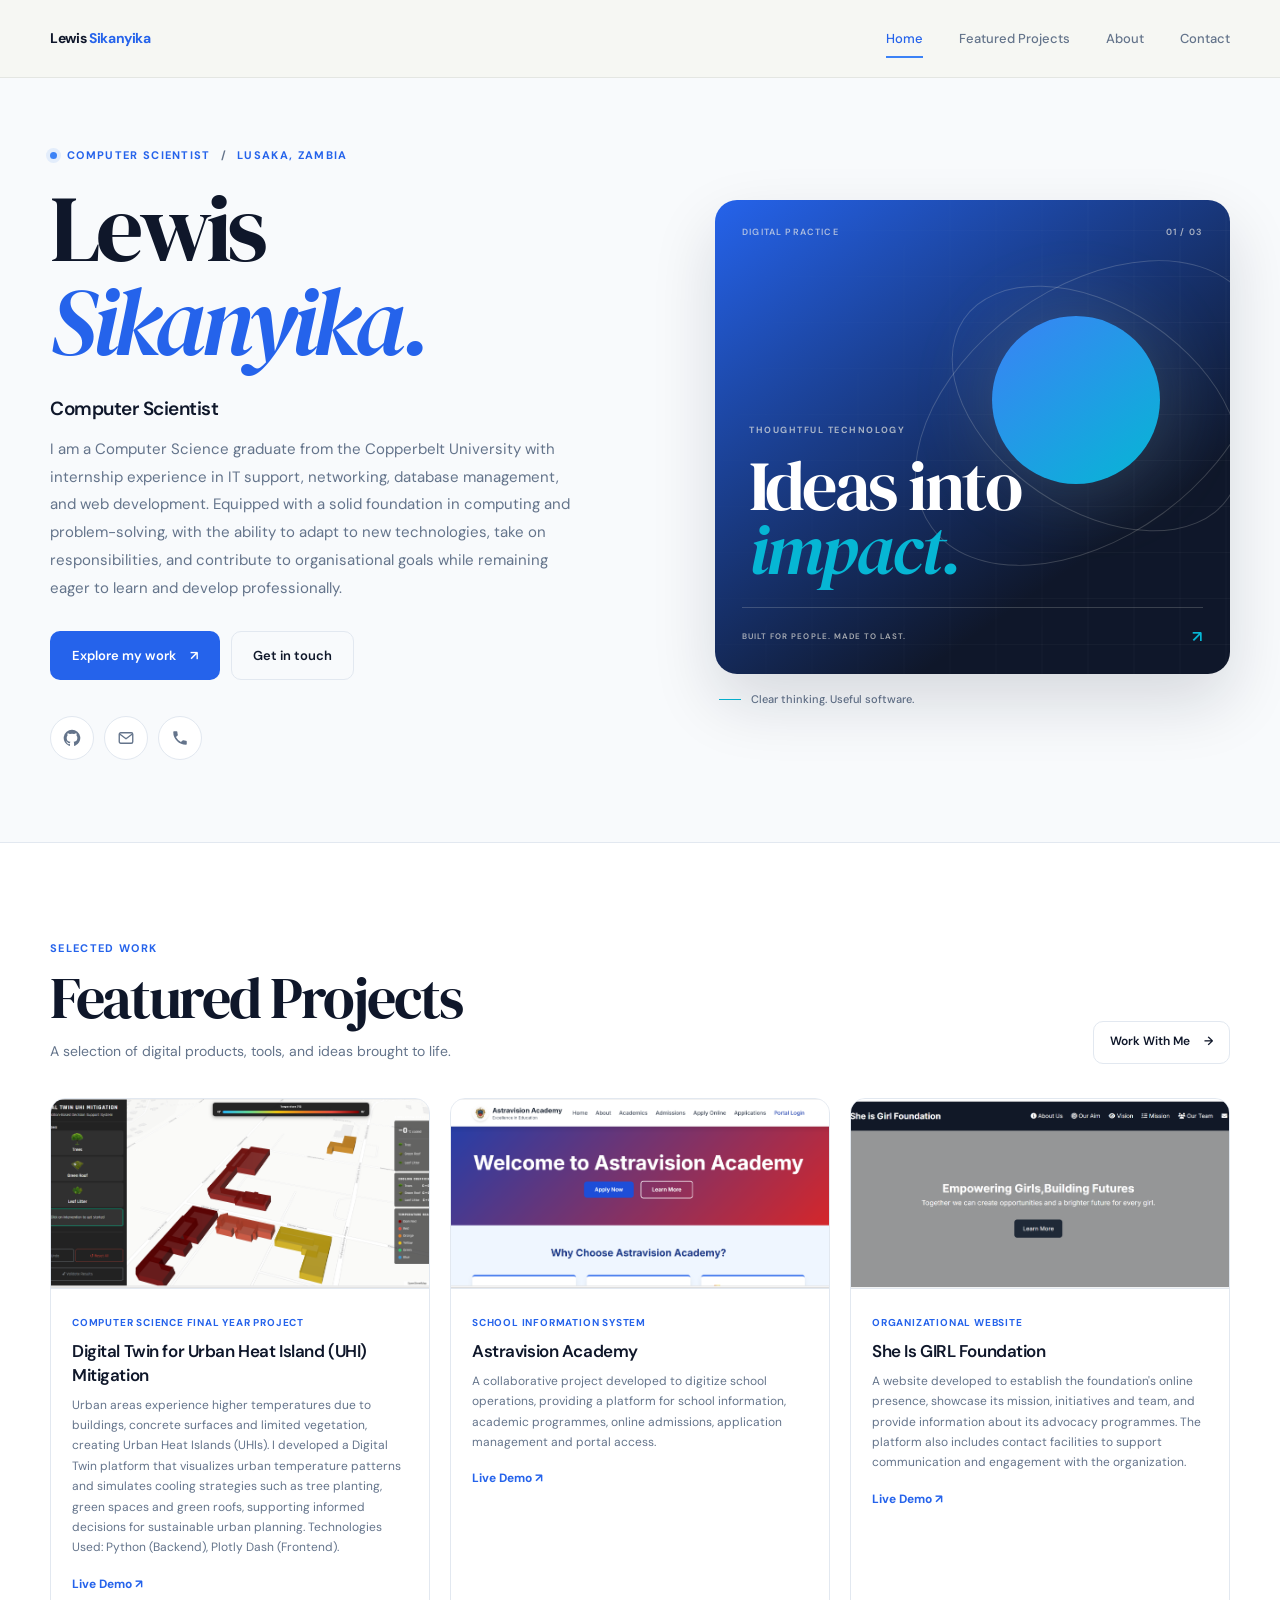
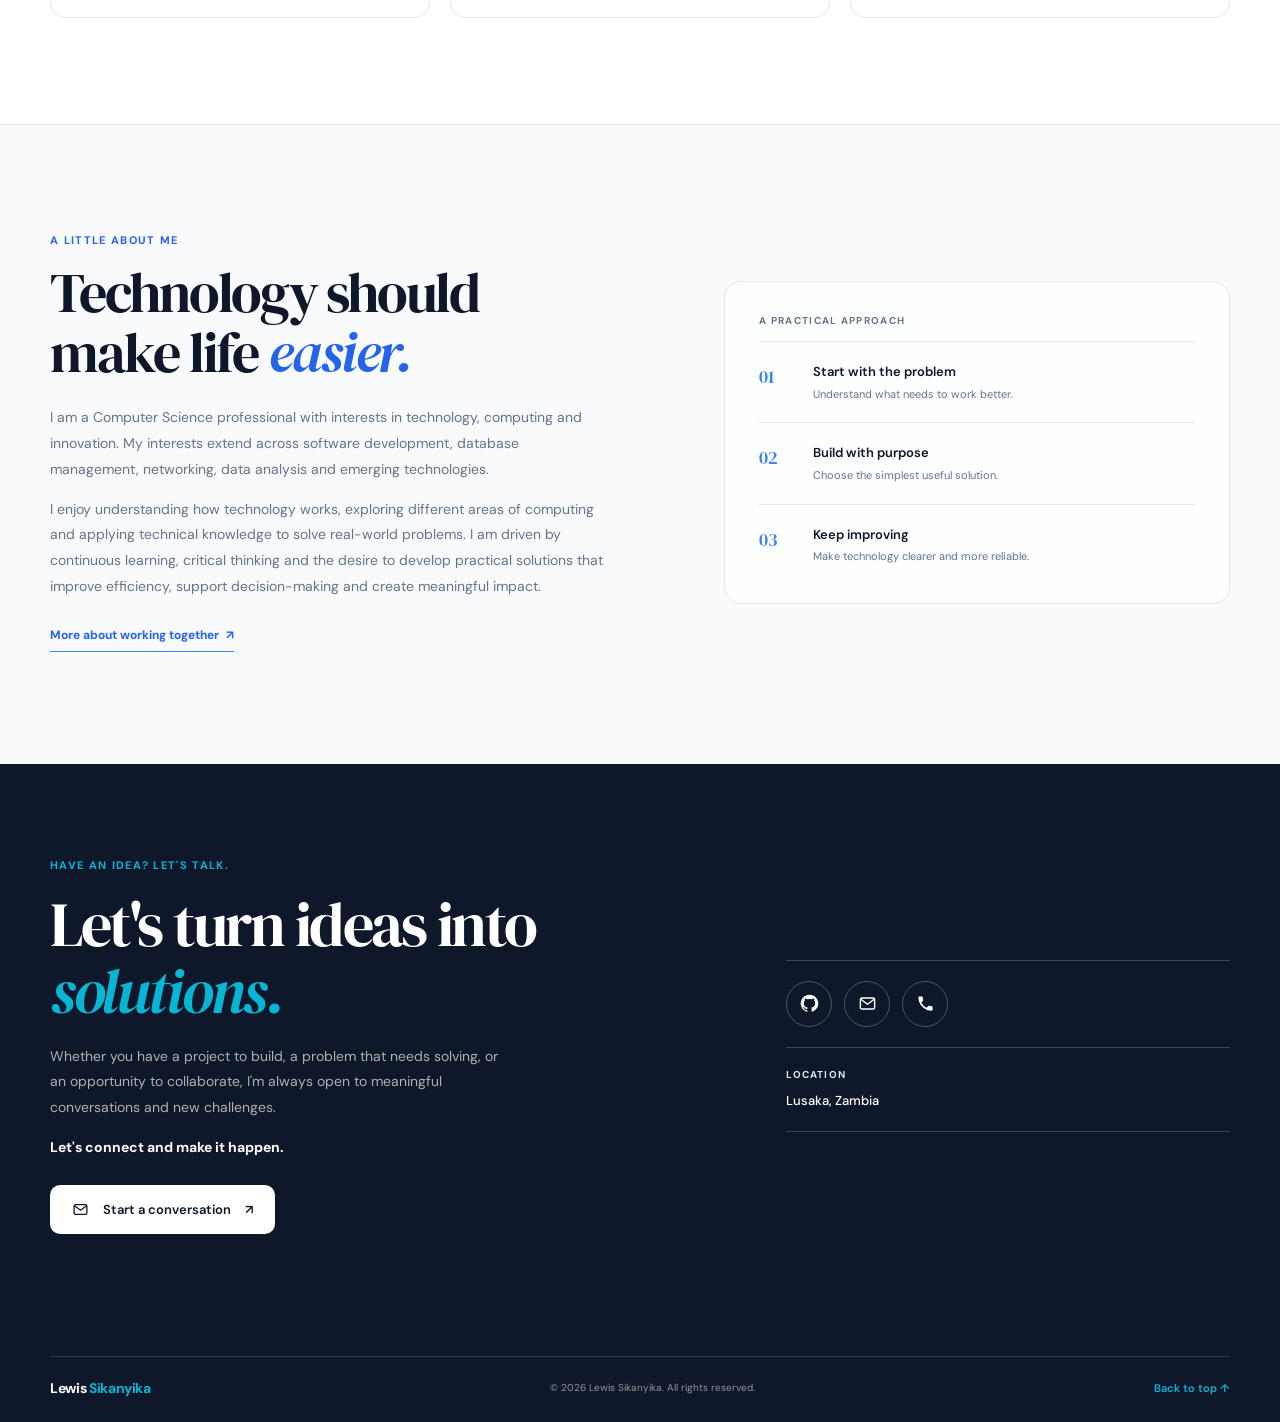
<file: index.html>
<!DOCTYPE html>
<html lang="en">
<head>
  <meta charset="UTF-8" />
  <meta name="viewport" content="width=device-width, initial-scale=1.0" />
  <meta name="description" content="Lewis Sikanyika — Computer Scientist and Copperbelt University graduate creating websites, software applications, and business automation solutions." />
  <title>Lewis Sikanyika | Computer Scientist</title>
  <link rel="preconnect" href="https://fonts.googleapis.com">
  <link rel="preconnect" href="https://fonts.gstatic.com" crossorigin>
  <link href="https://fonts.googleapis.com/css2?family=DM+Sans:wght@400;500;600;700;800&family=DM+Serif+Display:ital@0;1&display=swap" rel="stylesheet">
  <link rel="stylesheet" href="style.css?v=8" />
</head>
<body>
  <header class="site-header">
    <div class="nav-wrap">
      <a class="brand" href="#home" aria-label="Lewis Sikanyika home">
        <span>Lewis <b>Sikanyika</b></span>
      </a>
      <button class="menu-toggle" id="menuToggle" aria-label="Open navigation" aria-expanded="false"><span></span><span></span><span></span></button>
      <nav class="nav-links" id="navLinks">
        <a class="active" href="#home">Home</a><a href="#projects">Featured Projects</a>
        <a href="#about">About</a><a href="#contact">Contact</a>
      </nav>
    </div>
  </header>

  <main>
    <section class="hero section-shell" id="home">
      <div class="hero-copy">
        <p class="eyebrow"><span class="eyebrow-dot"></span> Computer scientist <span class="eyebrow-divider">/</span> Lusaka, Zambia</p>
        <h1>Lewis<br><span>Sikanyika.</span></h1>
        <h2>Computer Scientist</h2>
        <p class="hero-description">I am a Computer Science graduate from the Copperbelt University with internship experience in IT support, networking, database management, and web development. Equipped with a solid foundation in computing and problem-solving, with the ability to adapt to new technologies, take on responsibilities, and contribute to organisational goals while remaining eager to learn and develop professionally.</p>
        <div class="hero-actions">
          <a class="button button-primary" href="#projects">Explore my work <span>↗</span></a>
          <a class="button button-ghost" href="#contact">Get in touch</a>
        </div>
        <div class="social-links" aria-label="Social links">
          <a href="https://github.com/SIKANYIKA-LEWIS" target="_blank" rel="noreferrer" aria-label="GitHub profile" title="GitHub"><svg class="social-icon" viewBox="0 0 24 24" aria-hidden="true"><path fill="currentColor" d="M12 .9a11.1 11.1 0 0 0-3.51 21.63c.55.1.76-.24.76-.53v-1.87c-3.1.67-3.75-1.32-3.75-1.32-.5-1.29-1.23-1.63-1.23-1.63-1.01-.69.08-.67.08-.67 1.12.08 1.71 1.15 1.71 1.15.99 1.7 2.6 1.21 3.24.92.1-.72.39-1.21.71-1.49-2.47-.28-5.07-1.24-5.07-5.52 0-1.22.44-2.21 1.15-2.99-.12-.28-.5-1.42.11-2.95 0 0 .94-.3 3.05 1.14a10.6 10.6 0 0 1 5.55 0c2.11-1.44 3.05-1.14 3.05-1.14.61 1.53.23 2.67.11 2.95.72.78 1.15 1.77 1.15 2.99 0 4.29-2.61 5.23-5.1 5.51.4.35.75 1.02.75 2.06V22c0 .29.2.63.77.52A11.1 11.1 0 0 0 12 .9Z"/></svg></a>
          <a href="mailto:lewissikanyika35@gmail.com" aria-label="Send email" title="Email"><svg class="social-icon" viewBox="0 0 24 24" aria-hidden="true"><rect x="3" y="5" width="18" height="14" rx="2" fill="none" stroke="currentColor" stroke-width="1.8"/><path d="m4 7 8 6 8-6" fill="none" stroke="currentColor" stroke-width="1.8" stroke-linecap="round" stroke-linejoin="round"/></svg></a>
          <a href="tel:+260973742538" aria-label="Call Lewis" title="Call"><svg class="social-icon" viewBox="0 0 24 24" aria-hidden="true"><path d="M6.62 10.79a15.05 15.05 0 0 0 6.59 6.59l2.2-2.2a1 1 0 0 1 1.02-.24c1.12.37 2.33.57 3.57.57a1 1 0 0 1 1 1V20a1 1 0 0 1-1 1A17 17 0 0 1 3 4a1 1 0 0 1 1-1h3.49a1 1 0 0 1 1 1c0 1.25.2 2.45.57 3.57a1 1 0 0 1-.25 1.02z" fill="currentColor"/></svg></a>
        </div>
      </div>
      <div class="hero-visual" aria-label="Ideas shaped into useful software">
        <div class="visual-card">
          <div class="visual-top"><span>DIGITAL PRACTICE</span><span>01 / 03</span></div>
          <div class="visual-orbit visual-orbit-one"></div>
          <div class="visual-orbit visual-orbit-two"></div>
          <div class="visual-sun"></div>
          <div class="visual-copy"><span>THOUGHTFUL TECHNOLOGY</span><p>Ideas into<br><em>impact.</em></p></div>
          <div class="visual-bottom"><span>BUILT FOR PEOPLE. MADE TO LAST.</span><span>↗</span></div>
        </div>
        <div class="visual-caption"><span class="caption-line"></span> Clear thinking. Useful software.</div>
      </div>
    </section>

    <section class="section-block projects-section" id="projects">
      <div class="section-shell">
        <div class="section-heading split-heading">
          <div><p class="eyebrow">SELECTED WORK</p><h2>Featured Projects</h2><p>A selection of digital products, tools, and ideas brought to life.</p></div>
          <a class="button button-outline small-button" href="#contact">Work With Me <span>→</span></a>
        </div>
        <div class="project-grid" id="projectGrid" aria-live="polite">
          <p class="projects-status">Loading projects…</p>
        </div>
      </div>
    </section>

    <section class="about-section" id="about">
      <div class="section-shell about-layout">
        <div class="about-copy"><p class="eyebrow">A LITTLE ABOUT ME</p><h2>Technology should make life <em>easier.</em></h2><p>I am a Computer Science professional with interests in technology, computing and innovation. My interests extend across software development, database management, networking, data analysis and emerging technologies.</p><p>I enjoy understanding how technology works, exploring different areas of computing and applying technical knowledge to solve real-world problems. I am driven by continuous learning, critical thinking and the desire to develop practical solutions that improve efficiency, support decision-making and create meaningful impact.</p><a class="text-link about-link" href="#contact">More about working together <span>↗</span></a></div>
        <div class="about-highlights">
          <p class="highlights-heading">A practical approach</p>
          <div class="highlight"><span class="highlight-number">01</span><div><b>Start with the problem</b><small>Understand what needs to work better.</small></div></div>
          <div class="highlight"><span class="highlight-number">02</span><div><b>Build with purpose</b><small>Choose the simplest useful solution.</small></div></div>
          <div class="highlight"><span class="highlight-number">03</span><div><b>Keep improving</b><small>Make technology clearer and more reliable.</small></div></div>
        </div>
      </div>
    </section>

    <section class="contact-section" id="contact">
      <div class="section-shell contact-layout">
        <div class="contact-copy"><p class="eyebrow">HAVE AN IDEA? LET'S TALK.</p><h2>Let's turn ideas into <em>solutions.</em></h2><p>Whether you have a project to build, a problem that needs solving, or an opportunity to collaborate, I'm always open to meaningful conversations and new challenges.</p><p class="contact-emphasis"><strong>Let's connect and make it happen.</strong></p><a class="button button-light" href="mailto:lewissikanyika35@gmail.com"><svg class="button-icon" viewBox="0 0 24 24" aria-hidden="true"><rect x="3" y="5" width="18" height="14" rx="2" fill="none" stroke="currentColor" stroke-width="1.8"/><path d="m4 7 8 6 8-6" fill="none" stroke="currentColor" stroke-width="1.8" stroke-linecap="round" stroke-linejoin="round"/></svg>Start a conversation <span>↗</span></a></div>
        <div class="contact-details">
          <div class="contact-icon-links" aria-label="Contact links">
            <a class="contact-icon-button" href="https://github.com/SIKANYIKA-LEWIS" target="_blank" rel="noreferrer" aria-label="GitHub profile" title="GitHub"><svg viewBox="0 0 24 24" aria-hidden="true"><path fill="currentColor" d="M12 .9a11.1 11.1 0 0 0-3.51 21.63c.55.1.76-.24.76-.53v-1.87c-3.1.67-3.75-1.32-3.75-1.32-.5-1.29-1.23-1.63-1.23-1.63-1.01-.69.08-.67.08-.67 1.12.08 1.71 1.15 1.71 1.15.99 1.7 2.6 1.21 3.24.92.1-.72.39-1.21.71-1.49-2.47-.28-5.07-1.24-5.07-5.52 0-1.22.44-2.21 1.15-2.99-.12-.28-.5-1.42.11-2.95 0 0 .94-.3 3.05 1.14a10.6 10.6 0 0 1 5.55 0c2.11-1.44 3.05-1.14 3.05-1.14.61 1.53.23 2.67.11 2.95.72.78 1.15 1.77 1.15 2.99 0 4.29-2.61 5.23-5.1 5.51.4.35.75 1.02.75 2.06V22c0 .29.2.63.77.52A11.1 11.1 0 0 0 12 .9Z"/></svg></a>
            <a class="contact-icon-button" href="mailto:lewissikanyika35@gmail.com" aria-label="Send email" title="Email"><svg viewBox="0 0 24 24" aria-hidden="true"><rect x="3" y="5" width="18" height="14" rx="2" fill="none" stroke="currentColor" stroke-width="1.8"/><path d="m4 7 8 6 8-6" fill="none" stroke="currentColor" stroke-width="1.8" stroke-linecap="round" stroke-linejoin="round"/></svg></a>
            <a class="contact-icon-button" href="tel:+260973742538" aria-label="Call Lewis" title="Call"><svg viewBox="0 0 24 24" aria-hidden="true"><path d="M6.62 10.79a15.05 15.05 0 0 0 6.59 6.59l2.2-2.2a1 1 0 0 1 1.02-.24c1.12.37 2.33.57 3.57.57a1 1 0 0 1 1 1V20a1 1 0 0 1-1 1A17 17 0 0 1 3 4a1 1 0 0 1 1-1h3.49a1 1 0 0 1 1 1c0 1.25.2 2.45.57 3.57a1 1 0 0 1-.25 1.02z" fill="currentColor"/></svg></a>
          </div>
          <div class="contact-item"><span>Location</span><p>Lusaka, Zambia</p></div>
        </div>
      </div>
    </section>
  </main>

  <footer class="site-footer"><div class="section-shell footer-inner"><a class="brand" href="#home"><span>Lewis <b>Sikanyika</b></span></a><small>© <span id="year"></span> Lewis Sikanyika. All rights reserved.</small><a class="back-to-top" href="#home">Back to top ↑</a></div></footer>
  <script src="script.js?v=4"></script>
</body>
</html>
</file>
<file: style.css>
﻿:root {
  color-scheme: light;
  --paper: #F8FAFC;
  --surface: #FFFFFF;
  --ink: #0F172A;
  --muted: #64748B;
  --line: #E2E8F0;
  --forest: #2563EB;
  --forest-deep: #0F172A;
  --lime: #06B6D4;
  --serif: "DM Serif Display", Georgia, serif;
  --sans: "DM Sans", Arial, sans-serif;
}

*,
*::before,
*::after {
  box-sizing: border-box;
}

html {
  scroll-behavior: smooth;
  scroll-padding-top: 96px;
}

body {
  margin: 0;
  background: var(--paper);
  color: var(--ink);
  font-family: var(--sans);
  font-size: 15px;
  line-height: 1.65;
  -webkit-font-smoothing: antialiased;
}

::selection {
  background: var(--lime);
  color: var(--ink);
}

a {
  color: inherit;
  text-decoration: none;
}

button,
a {
  -webkit-tap-highlight-color: transparent;
}

button:focus-visible,
a:focus-visible {
  outline: 3px solid #3b82f6;
  outline-offset: 4px;
}

.section-shell {
  width: min(1180px, calc(100% - 64px));
  margin: 0 auto;
}

.site-header {
  position: sticky;
  top: 0;
  z-index: 20;
  height: 78px;
  background: rgb(246 247 242 / 92%);
  border-bottom: 1px solid rgb(30 41 35 / 8%);
  backdrop-filter: blur(16px);
}

.nav-wrap {
  display: flex;
  align-items: center;
  justify-content: space-between;
  gap: 32px;
  width: min(1180px, calc(100% - 64px));
  height: 100%;
  margin: 0 auto;
}

.brand {
  display: inline-flex;
  align-items: center;
  color: var(--ink);
  font-size: 14px;
  font-weight: 700;
  letter-spacing: -.025em;
  white-space: nowrap;
}

.brand b {
  color: var(--forest);
}

.nav-links {
  display: flex;
  align-items: center;
  gap: 36px;
}

.nav-links a {
  position: relative;
  color: #64748b;
  font-size: 13px;
  font-weight: 500;
  transition: color .2s ease;
}

.nav-links a:hover,
.nav-links a.active {
  color: var(--forest);
}

.nav-links a.active::after {
  position: absolute;
  right: 0;
  bottom: -9px;
  left: 0;
  height: 2px;
  background: #3b82f6;
  content: "";
}

.button {
  display: inline-flex;
  min-height: 49px;
  align-items: center;
  justify-content: center;
  gap: 14px;
  padding: 0 21px;
  border: 1px solid transparent;
  border-radius: 10px;
  font-size: 13px;
  font-weight: 600;
  transition: transform .2s ease, background .2s ease, border-color .2s ease;
}

.button:hover {
  transform: translateY(-2px);
}

.button-primary {
  background: var(--forest);
  color: #fff;
}

.button-primary:hover {
  background: var(--forest-deep);
}

.button-outline,
.button-ghost {
  border-color: #e2e8f0;
  background: transparent;
  color: var(--ink);
}

.button-outline:hover,
.button-ghost:hover {
  border-color: var(--forest);
  background: #fff;
}

.menu-toggle {
  display: none;
  width: 42px;
  height: 42px;
  padding: 9px;
  border: 1px solid var(--line);
  border-radius: 10px;
  background: transparent;
  cursor: pointer;
}

.menu-toggle span {
  display: block;
  width: 20px;
  height: 2px;
  margin: 4px auto;
  background: var(--ink);
}

.hero {
  display: grid;
  min-height: 650px;
  grid-template-columns: 1.02fr .98fr;
  align-items: center;
  gap: clamp(48px, 7vw, 96px);
  padding-top: 70px;
  padding-bottom: 82px;
}

.hero-copy {
  position: relative;
  z-index: 2;
  max-width: 590px;
}

.eyebrow {
  display: flex;
  align-items: center;
  gap: 10px;
  margin: 0 0 19px;
  color: var(--forest);
  font-size: 11px;
  font-weight: 700;
  letter-spacing: .12em;
  line-height: 1.4;
  text-transform: uppercase;
}

.eyebrow-dot {
  width: 7px;
  height: 7px;
  border-radius: 50%;
  background: #3b82f6;
  box-shadow: 0 0 0 4px #3b82f61c;
}

.eyebrow-divider {
  color: #64748b;
}

.hero h1 {
  margin: 0;
  font-family: var(--serif);
  font-size: clamp(66px, 7.4vw, 94px);
  font-weight: 400;
  letter-spacing: -.055em;
  line-height: .98;
}

.hero h1 span {
  color: var(--forest);
  font-style: italic;
}

.hero h2 {
  margin: 26px 0 12px;
  color: #0f172a;
  font-size: 19px;
  font-weight: 600;
  letter-spacing: -.025em;
}

.hero-description {
  max-width: 520px;
  margin: 0;
  color: var(--muted);
  font-size: 15px;
  line-height: 1.85;
}

.hero-actions {
  display: flex;
  flex-wrap: wrap;
  gap: 11px;
  margin-top: 29px;
}

.social-links {
  display: flex;
  flex-wrap: wrap;
  gap: 10px;
  margin-top: 36px;
}

.social-links a {
  display: inline-flex;
  width: 44px;
  height: 44px;
  align-items: center;
  justify-content: center;
  border: 1px solid var(--line);
  border-radius: 50%;
  background: var(--surface);
  color: #64748b;
  font-weight: 600;
  transition: color .2s ease, border-color .2s ease, transform .2s ease;
}

.social-links a:hover {
  transform: translateY(-1px);
  border-color: var(--forest);
  color: var(--forest);
}

.social-icon {
  width: 18px;
  height: 18px;
  flex: 0 0 auto;
}

.hero-visual {
  position: relative;
  width: 100%;
  max-width: 515px;
  justify-self: end;
}

.visual-card {
  position: relative;
  min-height: 474px;
  overflow: hidden;
  isolation: isolate;
  border-radius: 22px;
  background: linear-gradient(145deg, #2563eb, #0f172a 74%);
  box-shadow: 0 28px 65px rgb(15 23 42 / 14%);
  color: #ffffff;
}

.visual-card::before {
  position: absolute;
  z-index: -1;
  inset: 0;
  background-image: linear-gradient(rgb(255 255 255 / 3%) 1px, transparent 1px), linear-gradient(90deg, rgb(255 255 255 / 3%) 1px, transparent 1px);
  background-position: center;
  background-size: 46px 46px;
  content: "";
  mask-image: linear-gradient(110deg, transparent, #000 80%);
}

.visual-top,
.visual-bottom {
  position: absolute;
  right: 27px;
  left: 27px;
  z-index: 2;
  display: flex;
  align-items: center;
  justify-content: space-between;
  color: rgb(244 242 232 / 66%);
  font-size: 9px;
  font-weight: 600;
  letter-spacing: .13em;
}

.visual-top {
  top: 25px;
}

.visual-bottom {
  bottom: 24px;
  padding-top: 16px;
  border-top: 1px solid rgb(244 242 232 / 19%);
  font-size: 8px;
}

.visual-bottom span:last-child {
  color: var(--lime);
  font-size: 16px;
}

.visual-orbit {
  position: absolute;
  z-index: -1;
  top: 88px;
  right: -54px;
  width: 390px;
  height: 250px;
  border: 1px solid rgb(244 242 232 / 19%);
  border-radius: 50%;
  transform: rotate(-36deg);
}

.visual-orbit-two {
  top: 107px;
  right: -26px;
  width: 320px;
  height: 203px;
  transform: rotate(34deg);
}

.visual-sun {
  position: absolute;
  top: 116px;
  right: 70px;
  width: 168px;
  height: 168px;
  border-radius: 50%;
  background: linear-gradient(140deg, #3b82f6, #06b6d4);
  box-shadow: 0 0 85px rgb(213 233 168 / 19%);
}

.visual-copy {
  position: absolute;
  bottom: 91px;
  left: 34px;
  z-index: 1;
}

.visual-copy > span {
  color: rgb(244 242 232 / 65%);
  font-size: 9px;
  font-weight: 700;
  letter-spacing: .17em;
}

.visual-copy p {
  margin: 13px 0 0;
  font-family: var(--serif);
  font-size: clamp(52px, 5.5vw, 72px);
  letter-spacing: -.04em;
  line-height: .92;
}

.visual-copy em {
  color: var(--lime);
  font-weight: 400;
}

.visual-caption {
  display: flex;
  align-items: center;
  gap: 10px;
  margin: 16px 4px 0;
  color: #64748b;
  font-size: 11px;
  font-weight: 500;
}

.caption-line {
  width: 22px;
  height: 1px;
  background: #06b6d4;
}

.section-block {
  padding: 98px 0 106px;
}

.projects-section {
  border-top: 1px solid var(--line);
  border-bottom: 1px solid var(--line);
  background: #fff;
}

.section-heading {
  margin-bottom: 34px;
}

.split-heading {
  display: flex;
  align-items: end;
  justify-content: space-between;
  gap: 36px;
}

.section-heading .eyebrow {
  margin-bottom: 10px;
}

.section-heading h2,
.about-copy h2,
.contact-copy h2 {
  margin: 0;
  font-family: var(--serif);
  font-size: clamp(42px, 5vw, 58px);
  font-weight: 400;
  letter-spacing: -.04em;
  line-height: 1.08;
}

.section-heading > div > p:last-child {
  margin: 11px 0 0;
  color: var(--muted);
  font-size: 14px;
}

.small-button {
  min-height: 43px;
  padding: 0 16px;
  font-size: 12px;
  white-space: nowrap;
}

.project-grid {
  display: grid;
  grid-template-columns: repeat(auto-fit, minmax(min(100%, 260px), 1fr));
  gap: 20px;
}

.project-card {
  overflow: hidden;
  border: 1px solid #e2e8f0;
  border-radius: 15px;
  background: var(--surface);
  transition: transform .22s ease, box-shadow .22s ease, border-color .22s ease;
}

.project-card:hover {
  transform: translateY(-4px);
  border-color: #3b82f6;
  box-shadow: 0 18px 38px rgb(15 23 42 / 9%);
}

.project-preview {
  position: relative;
  display: flex;
  min-height: 190px;
  align-items: center;
  justify-content: center;
  overflow: hidden;
  border-bottom: 1px solid #e2e8f0;
  background: #f8fafc;
}

.dashboard-preview {
  background: linear-gradient(140deg, #f8fafc, #e2e8f0);
}

.excel-preview {
  background: linear-gradient(140deg, #f8fafc, #f8fafc);
}

.payroll-preview {
  background: linear-gradient(140deg, #e2e8f0, #e2e8f0);
}

.website-preview {
  background: linear-gradient(140deg, #e2e8f0, #e2e8f0);
}

.image-preview {
  background: linear-gradient(140deg, #e2e8f0, #e2e8f0);
}

.project-preview-mark {
  color: #3b82f6;
  font-family: var(--serif);
  font-size: 62px;
  line-height: 1;
  opacity: .84;
}

.excel-preview .project-preview-mark {
  color: #2563eb;
  font-family: var(--sans);
  font-size: 57px;
  font-weight: 700;
}

.website-preview .project-preview-mark {
  color: #06b6d4;
  font-family: var(--sans);
  font-size: 46px;
  font-weight: 600;
}

.project-image {
  position: absolute;
  z-index: 1;
  inset: 0;
  width: 100%;
  height: 100%;
  object-fit: cover;
}

.project-info {
  padding: 20px 21px 22px;
}

.tag {
  display: inline-flex;
  margin-bottom: 9px;
  color: var(--forest);
  font-size: 10px;
  font-weight: 700;
  letter-spacing: .08em;
  text-transform: uppercase;
}

.project-info h3 {
  margin: 0 0 7px;
  font-size: 17px;
  font-weight: 600;
  letter-spacing: -.025em;
  line-height: 1.4;
}

.project-info p {
  margin: 0 0 17px;
  color: var(--muted);
  font-size: 12px;
  line-height: 1.7;
}

.project-links {
  display: flex;
  flex-wrap: wrap;
  gap: 16px;
}

.text-link {
  display: inline-flex;
  align-items: center;
  gap: 7px;
  color: var(--forest);
  font-size: 12px;
  font-weight: 700;
}

.text-link:hover {
  color: #2563eb;
}

.projects-status {
  display: flex;
  min-height: 148px;
  grid-column: 1 / -1;
  flex-direction: column;
  align-items: flex-start;
  justify-content: center;
  margin: 0;
  padding: 28px 34px;
  border: 1px dashed #e2e8f0;
  border-radius: 15px;
  background: #f8fafc;
  color: var(--muted);
  font-size: 14px;
}

.projects-error {
  border-color: #e2e8f0;
  color: #2563eb;
}

.about-section {
  padding: 108px 0 112px;
  background: #f8fafc;
}

.about-layout {
  display: grid;
  grid-template-columns: 1.05fr .95fr;
  align-items: center;
  gap: clamp(55px, 9vw, 130px);
}

.about-copy {
  max-width: 560px;
}

.about-copy .eyebrow {
  margin-bottom: 15px;
}

.about-copy h2 {
  max-width: 530px;
  margin-bottom: 21px;
  font-size: clamp(42px, 4.7vw, 56px);
}

.about-copy h2 em,
.contact-copy h2 em {
  color: var(--forest);
  font-weight: 400;
}

.about-copy p:not(.eyebrow) {
  margin: 0 0 14px;
  color: #64748b;
  font-size: 14px;
  line-height: 1.85;
}

.about-link {
  margin-top: 12px;
  padding-bottom: 5px;
  border-bottom: 1px solid #3b82f6;
}

.about-highlights {
  padding: 31px 34px 18px;
  border: 1px solid #e2e8f0;
  border-radius: 17px;
  background: rgb(255 255 255 / 77%);
}

.highlights-heading {
  margin: 0 0 12px;
  color: #64748b;
  font-size: 10px;
  font-weight: 700;
  letter-spacing: .13em;
  text-transform: uppercase;
}

.highlight {
  display: grid;
  grid-template-columns: 39px 1fr;
  align-items: start;
  gap: 15px;
  padding: 19px 0;
  border-top: 1px solid #e2e8f0;
}

.highlight-number {
  padding-top: 1px;
  color: #3b82f6;
  font-family: var(--serif);
  font-size: 18px;
}

.highlight b {
  display: block;
  margin-bottom: 3px;
  font-size: 13px;
  font-weight: 600;
}

.highlight small {
  display: block;
  color: #64748b;
  font-size: 11px;
  line-height: 1.6;
}

.contact-section {
  padding: 94px 0 100px;
  background: var(--forest-deep);
  color: #ffffff;
}

.contact-layout {
  display: grid;
  grid-template-columns: 1.05fr .75fr;
  align-items: center;
  gap: clamp(55px, 9vw, 125px);
}

.contact-copy .eyebrow {
  color: #06b6d4;
}

.contact-copy h2 {
  max-width: 550px;
  margin-bottom: 18px;
  font-size: clamp(46px, 5vw, 62px);
}

.contact-copy h2 em {
  color: var(--lime);
}

.contact-copy > p:not(.eyebrow) {
  max-width: 450px;
  margin: 0 0 25px;
  color: rgb(244 242 232 / 70%);
  font-size: 14px;
  line-height: 1.8;
}

.contact-copy > p.contact-emphasis {
  margin-top: -10px;
  color: #ffffff;
}

.button-light {
  background: #ffffff;
  color: var(--forest-deep);
}

.button-light:hover {
  background: var(--lime);
}

.button-icon {
  width: 17px;
  height: 17px;
  flex: 0 0 auto;
}

.contact-details {
  border-top: 1px solid rgb(244 242 232 / 21%);
}

.contact-icon-links {
  display: flex;
  gap: 12px;
  padding: 20px 0;
  border-bottom: 1px solid rgb(244 242 232 / 21%);
}

.contact-icon-button {
  display: grid;
  width: 46px;
  height: 46px;
  place-items: center;
  border: 1px solid rgb(244 242 232 / 28%);
  border-radius: 50%;
  color: #ffffff;
  transition: background .2s ease, border-color .2s ease, transform .2s ease;
}

.contact-icon-button:hover {
  transform: translateY(-2px);
  border-color: var(--lime);
  background: rgb(6 182 212 / 14%);
}

.contact-icon-button svg {
  width: 19px;
  height: 19px;
}

.contact-item {
  display: flex;
  flex-direction: column;
  gap: 7px;
  padding: 19px 0;
  border-bottom: 1px solid rgb(244 242 232 / 21%);
}

.contact-item > span {
  color: #e2e8f0;
  font-size: 10px;
  font-weight: 700;
  letter-spacing: .12em;
  text-transform: uppercase;
}

.contact-item > a,
.contact-item > p {
  margin: 0;
  color: #ffffff;
  font-size: 13px;
  font-weight: 500;
}

.contact-item > a {
  display: flex;
  align-items: center;
  gap: 8px;
  overflow-wrap: anywhere;
}

.contact-item > a span {
  margin-left: auto;
  color: var(--lime);
}

.contact-socials {
  display: flex;
  gap: 19px;
}

.contact-socials a {
  color: #ffffff;
  font-size: 12px;
  font-weight: 500;
}

.contact-socials a:hover,
.contact-item > a:hover {
  color: var(--lime);
}

.site-footer {
  padding: 22px 0;
  background: var(--forest-deep);
  color: #ffffff;
}

.footer-inner {
  display: flex;
  align-items: center;
  justify-content: space-between;
  gap: 24px;
  padding-top: 20px;
  border-top: 1px solid rgb(244 242 232 / 17%);
}

.site-footer .brand {
  color: #ffffff;
}

.site-footer .brand b {
  color: var(--lime);
}

.footer-inner small {
  color: rgb(244 242 232 / 58%);
  font-size: 10px;
}

.back-to-top {
  color: #06b6d4;
  font-size: 11px;
  font-weight: 600;
}

.back-to-top:hover {
  color: #fff;
}

@media (max-width: 960px) {
  .nav-links {
    gap: 23px;
  }

  .hero {
    min-height: auto;
    grid-template-columns: 1fr .9fr;
    gap: 36px;
    padding-top: 75px;
    padding-bottom: 78px;
  }

  .hero h1 {
    font-size: clamp(62px, 8vw, 78px);
  }

  .visual-card {
    min-height: 420px;
  }

  .visual-sun {
    right: 42px;
    width: 145px;
    height: 145px;
  }

  .visual-copy {
    left: 27px;
  }

  .visual-copy p {
    font-size: 58px;
  }
}

@media (max-width: 740px) {
  .section-shell,
  .nav-wrap {
    width: min(100% - 40px, 560px);
  }

  .site-header {
    height: 70px;
  }

  .menu-toggle {
    display: block;
    margin-left: auto;
  }

  .nav-links {
    position: absolute;
    top: 69px;
    right: 0;
    left: 0;
    display: none;
    align-items: stretch;
    gap: 0;
    padding: 12px 20px 18px;
    border-bottom: 1px solid var(--line);
    background: var(--paper);
  }

  .nav-links.open {
    display: flex;
    flex-direction: column;
  }

  .nav-links a {
    padding: 12px 0;
    border-bottom: 1px solid var(--line);
  }

  .nav-links a.active::after {
    display: none;
  }

  .hero {
    grid-template-columns: 1fr;
    gap: 39px;
    padding-top: 61px;
    padding-bottom: 67px;
  }

  .hero h1 {
    font-size: clamp(65px, 14vw, 84px);
  }

  .hero h2 {
    margin-top: 20px;
    font-size: 17px;
  }

  .hero-description {
    font-size: 14px;
  }

  .social-links {
    margin-top: 26px;
  }

  .hero-visual {
    max-width: none;
  }

  .visual-card {
    min-height: 390px;
  }

  .visual-sun {
    top: 94px;
    right: 54px;
  }

  .visual-copy {
    bottom: 79px;
    left: 25px;
  }

  .visual-copy p {
    font-size: clamp(53px, 12vw, 67px);
  }

  .section-block {
    padding: 72px 0 78px;
  }

  .split-heading {
    align-items: flex-start;
  }

  .split-heading .small-button {
    display: none;
  }

  .section-heading h2,
  .about-copy h2 {
    font-size: 45px;
  }

  .project-grid {
    grid-template-columns: 1fr 1fr;
    gap: 14px;
  }

  .project-preview {
    min-height: 150px;
  }

  .project-info {
    padding: 16px;
  }

  .project-info h3 {
    font-size: 15px;
  }

  .about-section {
    padding: 75px 0 80px;
  }

  .about-layout,
  .contact-layout {
    grid-template-columns: 1fr;
    gap: 36px;
  }

  .about-highlights {
    padding: 25px 25px 12px;
  }

  .contact-section {
    padding: 74px 0 78px;
  }

  .contact-copy h2 {
    font-size: 50px;
  }

  .footer-inner {
    flex-wrap: wrap;
  }
}

@media (max-width: 460px) {
  .section-shell,
  .nav-wrap {
    width: calc(100% - 36px);
  }

  .brand {
    font-size: 13px;
  }

  .hero {
    padding-top: 50px;
  }

  .hero h1 {
    font-size: clamp(58px, 15.5vw, 72px);
  }

  .eyebrow {
    gap: 7px;
    font-size: 9px;
  }

  .hero-actions {
    gap: 9px;
  }

  .button {
    min-height: 46px;
    padding: 0 15px;
    font-size: 12px;
  }

  .visual-card {
    min-height: 350px;
    border-radius: 17px;
  }

  .visual-top,
  .visual-bottom {
    right: 19px;
    left: 19px;
    font-size: 7px;
  }

  .visual-sun {
    top: 91px;
    right: 35px;
    width: 128px;
    height: 128px;
  }

  .visual-copy {
    bottom: 72px;
    left: 20px;
  }

  .visual-copy p {
    font-size: 53px;
  }

  .split-heading {
    margin-bottom: 25px;
  }

  .section-heading h2,
  .about-copy h2 {
    font-size: 39px;
  }

  .project-grid {
    grid-template-columns: 1fr;
  }

  .project-preview {
    min-height: 180px;
  }

  .projects-status {
    min-height: 125px;
    padding: 23px;
  }

  .about-highlights {
    padding: 21px 19px 10px;
  }

  .contact-copy h2 {
    font-size: 44px;
  }

  .footer-inner {
    gap: 16px;
  }

  .footer-inner small {
    order: 3;
    width: 100%;
  }
}

@media (prefers-reduced-motion: reduce) {
  *,
  *::before,
  *::after {
    scroll-behavior: auto !important;
    transition-duration: .01ms !important;
  }
}
</file>
